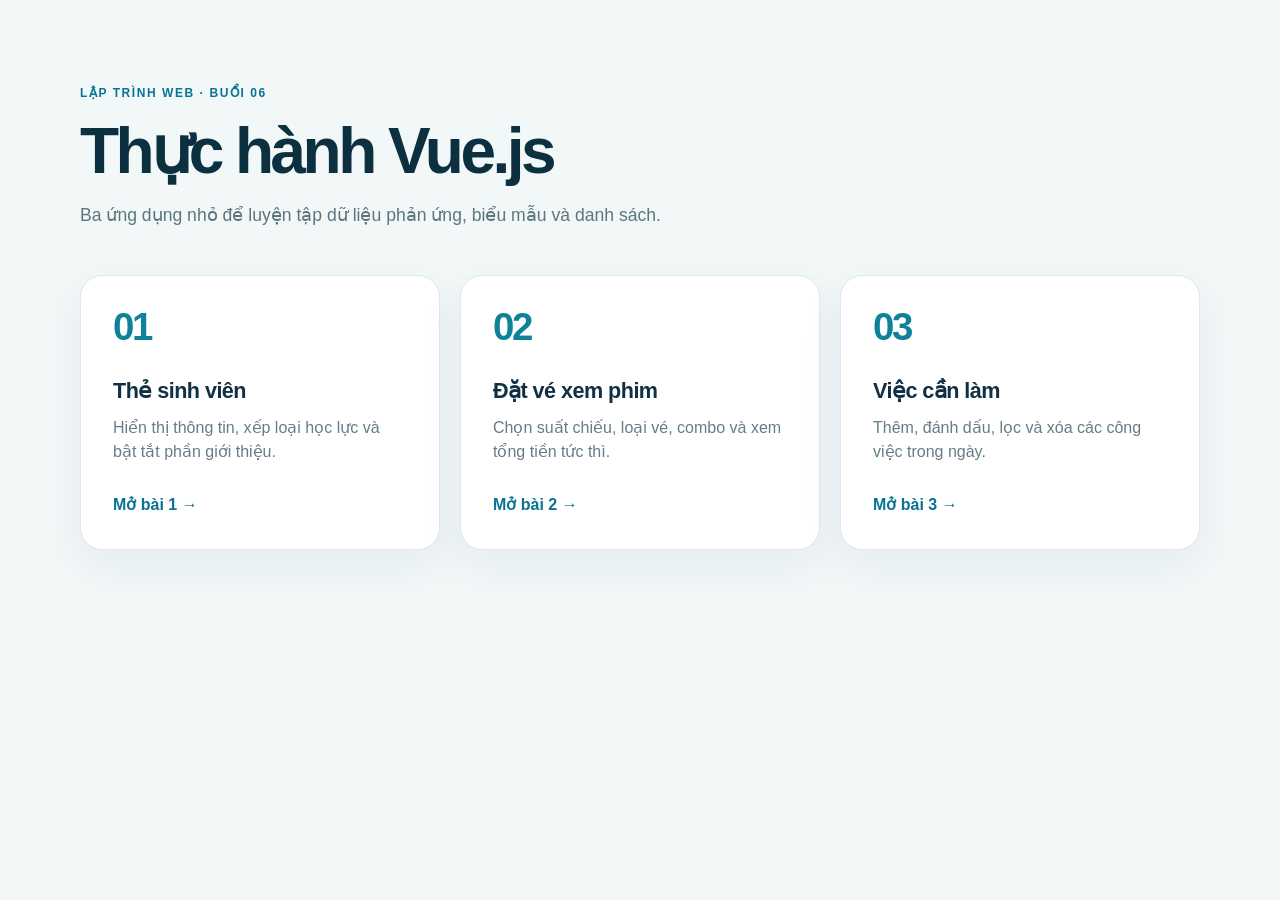
<file: thuc_hanh_6/index.html>
<!doctype html>
<html lang="vi">
<head>
  <meta charset="utf-8">
  <meta name="viewport" content="width=device-width, initial-scale=1">
  <title>Thực hành 6 | Vue.js</title>
  <link rel="stylesheet" href="style.css">
</head>
<body>
  <main class="shell home-shell">
    <header class="page-head">
      <span class="eyebrow">LẬP TRÌNH WEB · BUỔI 06</span>
      <h1>Thực hành Vue.js</h1>
      <p>Ba ứng dụng nhỏ để luyện tập dữ liệu phản ứng, biểu mẫu và danh sách.</p>
    </header>
    <section class="lesson-grid" aria-label="Danh sách bài tập">
      <a class="lesson-card" href="bai_1/index.html"><span class="lesson-number">01</span><h2>Thẻ sinh viên</h2><p>Hiển thị thông tin, xếp loại học lực và bật tắt phần giới thiệu.</p><span class="card-link">Mở bài 1 <span aria-hidden="true">→</span></span></a>
      <a class="lesson-card" href="bai_2/index.html"><span class="lesson-number">02</span><h2>Đặt vé xem phim</h2><p>Chọn suất chiếu, loại vé, combo và xem tổng tiền tức thì.</p><span class="card-link">Mở bài 2 <span aria-hidden="true">→</span></span></a>
      <a class="lesson-card" href="bai_3/index.html"><span class="lesson-number">03</span><h2>Việc cần làm</h2><p>Thêm, đánh dấu, lọc và xóa các công việc trong ngày.</p><span class="card-link">Mở bài 3 <span aria-hidden="true">→</span></span></a>
    </section>
  </main>
</body>
</html>
</file>
<file: thuc_hanh_6/style.css>
:root{font-family:Inter,"Segoe UI",Arial,sans-serif;color:#123044;background:#f2f7f8;font-size:16px;line-height:1.5}*{box-sizing:border-box}body{margin:0;min-width:320px}button,input,select{font:inherit}button{cursor:pointer}a{color:inherit;text-decoration:none}[v-cloak]{display:none}.shell{width:min(1120px,calc(100% - 40px));margin:0 auto}.home-shell{padding:80px 0 100px}.exercise-shell{padding:26px 0 80px}.top-nav{display:flex;justify-content:space-between;align-items:center;gap:16px;color:#55717e;font-size:.9rem;font-weight:600}.top-nav a:hover{color:#087492}.page-head{max-width:690px;margin:58px 0 40px}.home-shell .page-head{margin:0 0 46px}.eyebrow,.section-kicker{display:inline-block;color:#087492;letter-spacing:.13em;font-size:.75rem;font-weight:800}.page-head h1{font-size:clamp(2.35rem,5vw,4.2rem);letter-spacing:-.055em;line-height:1.1;margin:12px 0 16px;color:#0d3040}.page-head p{font-size:1.1rem;color:#5c7681;margin:0}.panel,.lesson-card{background:#fff;border:1px solid #dce8eb;border-radius:22px;box-shadow:0 16px 45px rgba(21,68,78,.06)}.lesson-grid{display:grid;grid-template-columns:repeat(3,minmax(0,1fr));gap:20px}.lesson-card{padding:32px;min-height:275px;display:flex;flex-direction:column;transition:transform .2s ease,box-shadow .2s ease,border-color .2s ease}.lesson-card:hover{transform:translateY(-4px);box-shadow:0 20px 50px rgba(21,68,78,.12);border-color:#b0d5df}.lesson-number{font-size:2.4rem;line-height:1;font-weight:800;letter-spacing:-.06em;color:#0f8198}.lesson-card h2{margin:29px 0 8px;font-size:1.35rem;letter-spacing:-.025em}.lesson-card p{margin:0;color:#667d86}.card-link{margin-top:auto;padding-top:24px;font-weight:700;color:#087492}.button{border:0;border-radius:11px;min-height:46px;padding:10px 19px;font-weight:700;transition:background .2s ease,transform .2s ease}.button:hover:not(:disabled){transform:translateY(-1px)}.button-primary{background:#087e95;color:white}.button-primary:hover:not(:disabled){background:#05687c}.button-secondary{background:#eaf4f6;color:#185b68}.button-secondary:hover:not(:disabled){background:#d8ebef}button:disabled{opacity:.5;cursor:not-allowed}a:focus-visible,button:focus-visible,input:focus-visible,select:focus-visible{outline:3px solid #e7a645;outline-offset:3px}.student-layout,.booking-layout{display:grid;grid-template-columns:minmax(0,1.2fr) minmax(300px,.8fr);gap:24px;align-items:start}.student-card{overflow:hidden}.student-banner{height:120px;background:linear-gradient(115deg,#0e8195,#56b7aa);padding:24px}.banner-mark{font-size:.72rem;color:#d9fffa;letter-spacing:.2em;font-weight:800}.student-body{padding:0 36px 36px}.avatar{display:block;width:104px;height:104px;border-radius:50%;border:5px solid #fff;background:#d5effa;object-fit:cover;margin-top:-52px;box-shadow:0 5px 18px rgba(16,68,78,.15)}.student-title{padding-top:12px}.muted-label{font-size:.85rem;color:#69838b;font-weight:700}.student-title h2{font-size:2rem;letter-spacing:-.04em;line-height:1.15;margin:5px 0}.student-title p{margin:0;color:#59747d}.student-details{border-top:1px solid #e4edef;border-bottom:1px solid #e4edef;margin:29px 0 24px;padding:8px 0}.student-details>div{display:flex;justify-content:space-between;align-items:center;gap:20px;padding:13px 0}.student-details span{color:#627d86}.student-details strong{text-align:right}.grade{padding:4px 11px;border-radius:999px;font-size:.88rem}.grade-excellent{color:#176c49;background:#e4f5eb}.grade-good{color:#126880;background:#e0f3f9}.grade-average{color:#8a5d09;background:#fff2d0}.grade-low{color:#a53137;background:#ffebeb}.status-active{color:#176c49}.status-inactive{color:#a53137}.intro-button{width:100%}.intro{margin:20px 0 0;padding:17px 18px;background:#f3f9f9;border-radius:12px;color:#49646d}.info-panel{padding:36px}.info-panel h2,.summary-panel h2,.section-heading h2{font-size:1.45rem;letter-spacing:-.03em;margin:8px 0 16px}.info-panel p{color:#5e7780;margin:0;line-height:1.7}.info-panel code{background:#eaf4f6;color:#0d6678;border-radius:4px;padding:2px 5px}.code-hint{margin-top:30px;padding:20px;background:#f2f8f8;border-radius:13px;display:grid;gap:5px}.code-hint span{font-size:.8rem;color:#66818a}.code-hint strong{font-size:.95rem}.booking-form,.summary-panel{padding:34px}.booking-form{display:grid;gap:23px}.section-heading h2{margin-bottom:0}.field{display:grid;gap:9px;font-weight:650}.field>span,.field>label,.field legend{font-size:.92rem}.required{color:#b34236}.field input[type=text],.field input[type=number],.field select,.add-task input{width:100%;min-height:47px;background:#fff;border:1px solid #bfd2d8;border-radius:10px;padding:11px 14px;color:#183644}.field input::placeholder,.add-task input::placeholder{color:#8aa0a6}.radio-field{border:0;margin:0;padding:0}.radio-field legend{font-weight:650;margin-bottom:10px}.choice-row{display:grid;grid-template-columns:1fr 1fr;gap:10px}.choice{display:flex;align-items:flex-start;gap:9px;padding:14px;border:1px solid #cfdee2;border-radius:11px;cursor:pointer;font-weight:700}.choice.selected{border-color:#087e95;background:#f0fafb}.choice input{margin:4px 0 0;accent-color:#087e95}.choice small,.combo-choice small{display:block;color:#637d86;font-weight:400;margin-top:4px}.quantity-control{display:flex;width:190px;border:1px solid #bfd2d8;border-radius:10px;overflow:hidden}.quantity-control button{width:46px;min-height:46px;background:#eaf4f6;color:#145e6d;border:0;font-size:1.4rem}.quantity-control input{border:0!important;border-radius:0!important;text-align:center;padding:4px!important;min-width:0;appearance:textfield}.quantity-control input::-webkit-outer-spin-button,.quantity-control input::-webkit-inner-spin-button{-webkit-appearance:none;margin:0}.field-help{color:#657f88;font-weight:400}.error-text{color:#b43135;font-weight:600}.combo-choice{display:flex;gap:11px;align-items:flex-start;border:1px solid #cfdee2;border-radius:11px;padding:15px;cursor:pointer}.combo-choice input{margin-top:5px;accent-color:#087e95}.combo-choice span{flex:1}.combo-choice b{white-space:nowrap;font-size:.86rem;color:#176477}.form-actions{display:flex;justify-content:flex-end;gap:10px;margin-top:2px}.summary-panel{position:sticky;top:24px}.summary-panel h2{margin-bottom:27px}.receipt-line{display:flex;justify-content:space-between;gap:16px;margin:16px 0;color:#5c7580}.receipt-line strong{color:#173847}.receipt-total{display:flex;justify-content:space-between;align-items:baseline;gap:15px;padding-top:20px;margin-top:20px;border-top:1px solid #dde8eb;font-weight:700}.receipt-total strong{font-size:1.65rem;letter-spacing:-.035em;color:#087e95}.summary-note{font-size:.84rem;color:#6e8790;margin:22px 0 0}.confirmation{background:#e8f7ee;border:1px solid #bee5cc;border-radius:13px;padding:18px;margin-top:26px;color:#185e3e}.confirmation p{margin:7px 0}.confirmation b{display:block;margin-top:12px}.todo-panel{max-width:850px;padding:34px}.add-task{display:flex;gap:12px}.add-task input{flex:1;min-width:0}.task-overview{display:grid;grid-template-columns:1fr 1fr;gap:14px;margin:27px 0}.task-overview>div{background:#f1f8f9;border-radius:13px;padding:18px 21px;display:flex;align-items:baseline;gap:12px}.task-overview strong{font-size:1.8rem;color:#087e95;line-height:1}.task-overview span{color:#5c7780;font-size:.9rem}.task-toolbar{display:flex;justify-content:space-between;align-items:center;gap:16px;padding:17px 0;border-top:1px solid #e0eaed;border-bottom:1px solid #e0eaed}.filter-group{display:flex;gap:5px;flex-wrap:wrap}.filter-group button{border:0;background:transparent;color:#5c7780;padding:9px 13px;border-radius:9px;font-size:.88rem;font-weight:650}.filter-group button.active{background:#dff1f4;color:#0b6477}.clear-button{background:transparent;border:0;color:#af3d3d;padding:9px 0;font-size:.88rem;font-weight:650}.clear-button:not(:disabled):hover,.delete-button:hover{color:#842626;text-decoration:underline}.task-list{list-style:none;margin:0;padding:0}.task-item{display:flex;justify-content:space-between;align-items:center;gap:16px;padding:17px 2px;border-bottom:1px solid #edf1f2}.task-item label{display:flex;align-items:center;gap:13px;min-width:0;cursor:pointer}.task-item input{width:20px;height:20px;accent-color:#087e95;flex:none}.task-item span{overflow-wrap:anywhere}.task-item span.completed{color:#91a2a8;text-decoration:line-through}.delete-button{border:0;background:transparent;color:#b44545;font-size:.9rem;font-weight:650;min-height:44px;padding:9px}.empty-state{text-align:center;color:#718992;background:#f5f9fa;padding:45px 20px;border-radius:12px;margin:20px 0 0}.sr-only{position:absolute;width:1px;height:1px;padding:0;margin:-1px;overflow:hidden;clip:rect(0,0,0,0);white-space:nowrap;border:0}@media(max-width:760px){.home-shell{padding-top:52px}.lesson-grid,.student-layout,.booking-layout{grid-template-columns:1fr}.lesson-card{min-height:230px}.page-head{margin:40px 0 28px}.summary-panel{position:static}.todo-panel{padding:24px}.task-toolbar{align-items:flex-start;flex-direction:column}.student-body{padding:0 25px 28px}}@media(max-width:480px){.shell{width:min(100% - 28px,1120px)}.booking-form,.summary-panel,.info-panel{padding:23px}.choice-row{grid-template-columns:1fr}.add-task{flex-direction:column}.add-task button{width:100%}.task-overview>div{display:grid;gap:5px}.form-actions .button{flex:1}.combo-choice{flex-wrap:wrap}.combo-choice b{margin-left:28px}}@media(prefers-reduced-motion:reduce){*,*::before,*::after{scroll-behavior:auto!important;transition-duration:.01ms!important;animation-duration:.01ms!important}}
</file>
